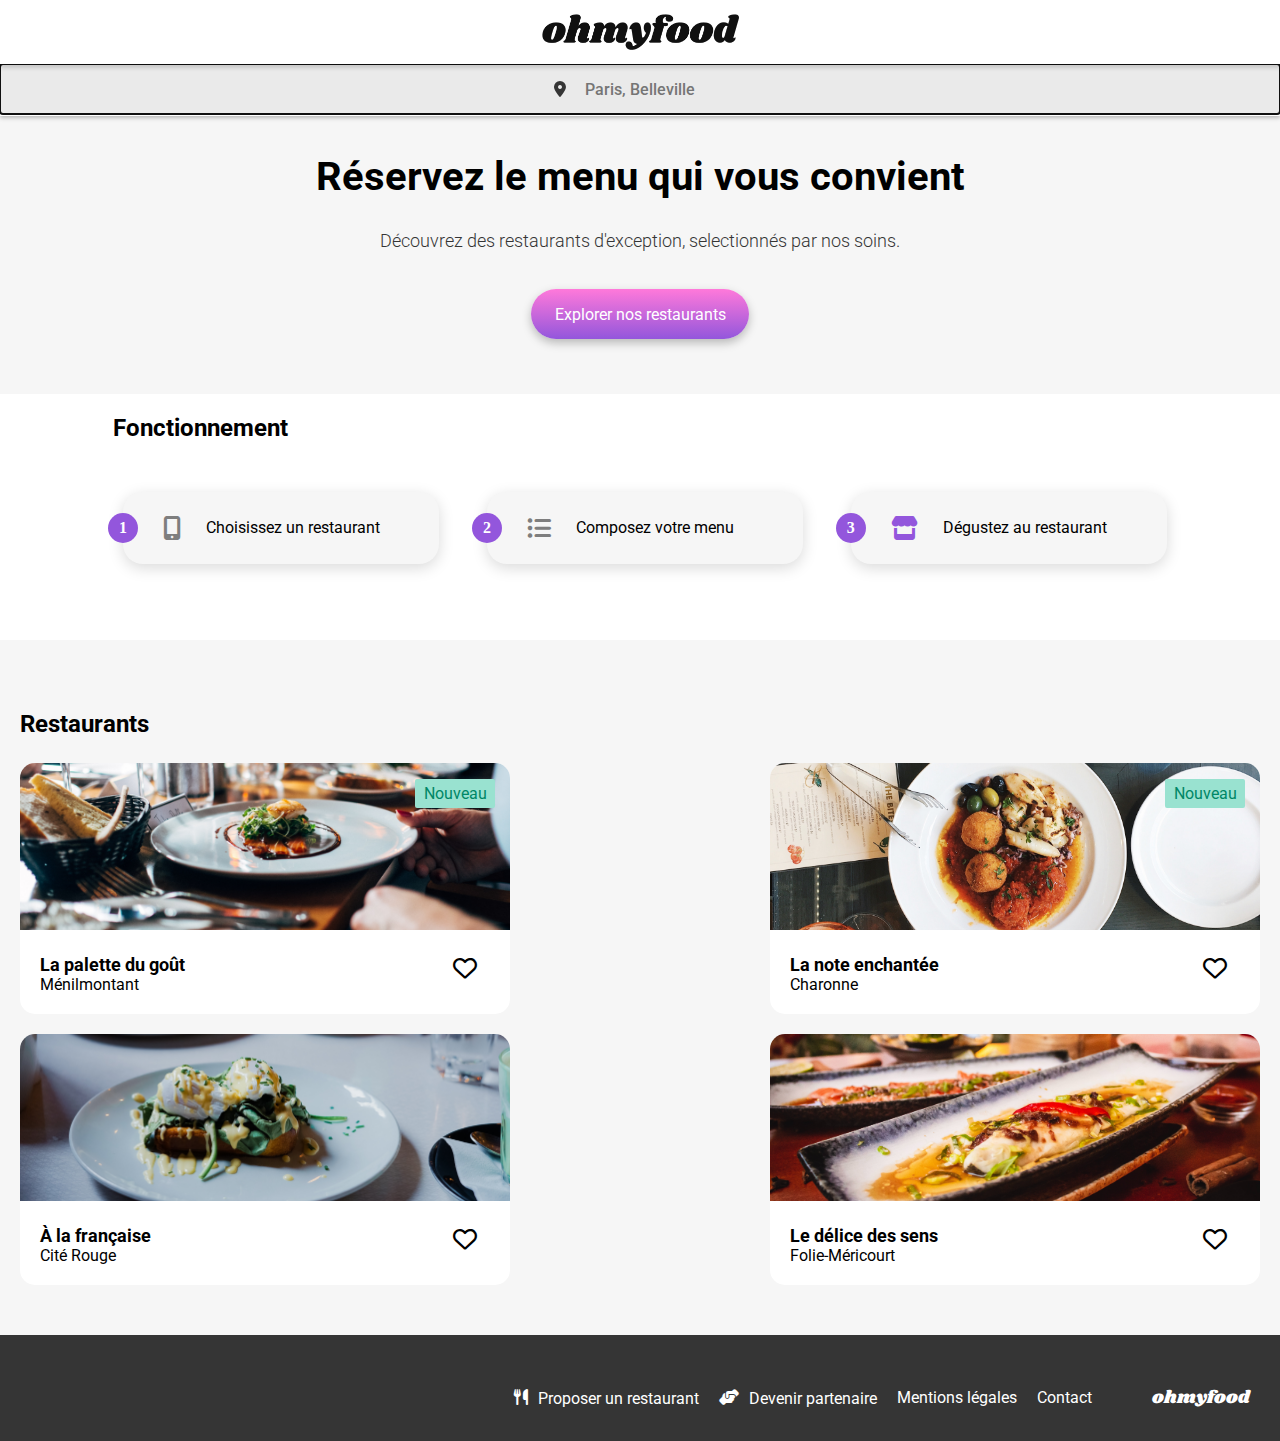
<file: index.html>
<!DOCTYPE html>
<html lang="fr">
<head>
    <meta charset="UTF-8">
    <meta name="viewport" content="width=device-width, initial-scale=1.0">

    <title>Ohmyfood</title>

    <!-- Fichier CSS -->
    <link rel="stylesheet" href="assets/css/style.css">
</head>
<body>

    <!-- EN-TÊTE -->
    <header>
        <h1 class="sr-only">ohmyfood</h1>
        <img src="assets/logo/ohmyfood.png" alt="Ohmyfood">
    </header>

    <!-- CONTENU PRINCIPAL -->
    <main>
        <!-- Explorer et recherche -->
        <section id="reservation">
            <div class="search">
                <input id="searchbar" type="text" name="search" placeholder="Paris, Belleville" autofocus="">
            </div>
            <div class="explore">
                <h2>Réservez le menu qui vous convient</h2>
                <p>Découvrez des restaurants d'exception, selectionnés par nos soins.</p>
                <a href="#restaurants">Explorer nos restaurants</a>
            </div>
        </section>

        <!-- Fonctionnement -->
        <section id="fonctionnement">
            <h2>Fonctionnement</h2>
            <ol>
                <li>
                    <div class="li-content">
                        <i class="fa-solid fa-mobile-screen-button" aria-hidden="true"></i>
                        <p>Choisissez un restaurant</p>
                    </div>
                </li>
                <li>
                    <div class="li-content">
                        <i class="fa-solid fa-list-ul" aria-hidden="true"></i>
                        <p>Composez votre menu</p>
                    </div>
                </li>
                <li>
                    <div class="li-content">
                        <i class="fa-solid fa-store purple-icon" aria-hidden="true"></i>
                        <p>Dégustez au restaurant</p>
                    </div>
                </li>
            </ol>
        </section>
        <!-- Restaurants -->
        <section id="restaurants">
            <h2>Restaurants</h2>
            <div class="cards">
                <article class="card">
                    <a href="restaurants/palette.html">
                        <div class="new">
                            <p>Nouveau</p>
                        </div>
                        <img src="assets/restaurants/jay-wennington-N_Y88TWmGwA-unsplash.jpg" alt="Image d'un plat">
                        <div class="card-content">
                            <div class="card-txt">
                                <h3 class="card-title">La palette du goût</h3>
                                <p class="card-subtitle">Ménilmontant</p>
                            </div>
                        </div>
                    </a>
                    <div class="heart-checkbox">
                        <div class="heart-checkbox__elements">
                            <input type="checkbox" name="favoris" value="la-palette-du-gout" aria-label="Ajouter aux favoris">
                            <i class="fa-regular fa-heart fa-xl" aria-hidden="true"></i>
                            <i class="fa-solid fa-heart fa-xl  gradient-icon" aria-hidden="true"></i>
                        </div>
                    </div>
                </article>
                <article class="card">
                    <a href="restaurants/enchantee.html">
                        <div class="new">
                            <p>Nouveau</p>
                        </div>
                        <img src="assets/restaurants/stil-u2Lp8tXIcjw-unsplash.jpg" alt="Image d'un plat">
                        <div class="card-content">
                            <div class="card-txt">
                                <h3 class="card-title">La note enchantée</h3>
                                <p class="card-subtitle">Charonne</p>
                            </div>
                        </div>
                    </a>
                    <div class="heart-checkbox">
                        <div class="heart-checkbox__elements">
                            <input type="checkbox" name="favoris" value="la-note-enchantee" aria-label="Ajouter aux favoris">
                            <i class="fa-regular fa-heart fa-xl" aria-hidden="true"></i>
                            <i class="fa-solid fa-heart fa-xl  gradient-icon" aria-hidden="true"></i>
                        </div>
                    </div>
                </article>
                <article class="card">
                    <a href="restaurants/francaise.html">
                        <img src="assets/restaurants/toa-heftiba-DQKerTsQwi0-unsplash.jpg" alt="Image d'un plat">
                        <div class="card-content">
                            <div class="card-txt">
                                <h3 class="card-title">À la française</h3>
                                <p class="card-subtitle">Cité Rouge</p>
                            </div>
                        </div>
                    </a>
                    <div class="heart-checkbox">
                        <div class="heart-checkbox__elements">
                            <input type="checkbox" name="favoris" value="a-la-francaise" aria-label="Ajouter aux favoris">
                            <i class="fa-regular fa-heart fa-xl" aria-hidden="true"></i>
                            <i class="fa-solid fa-heart fa-xl  gradient-icon" aria-hidden="true"></i>
                        </div>
                    </div>
                </article>
                <article class="card">
                    <a href="restaurants/delice.html">
                        <img src="assets/restaurants/louis-hansel-shotsoflouis-qNBGVyOCY8Q-unsplash.jpg" alt="Image d'un plat">
                        <div class="card-content">
                            <div class="card-txt">
                                <h3 class="card-title">Le délice des sens</h3>
                                <p class="card-subtitle">Folie-Méricourt</p>
                            </div>
                        </div>
                    </a>
                    <div class="heart-checkbox">
                        <div class="heart-checkbox__elements">
                            <input type="checkbox" name="favoris" value="le-delice-des-sens" aria-label="Ajouter aux favoris">
                            <i class="fa-regular fa-heart fa-xl" aria-hidden="true"></i>
                            <i class="fa-solid fa-heart fa-xl  gradient-icon" aria-hidden="true"></i>
                        </div>
                    </div>
                </article>
            </div>
        </section>
    </main>

    <!-- PIED DE PAGE -->
    <footer>
        <h2>ohmyfood</h2>
        <ul>
            <li>
                <a href="#" target="_blank" >
                    <i class="fa-solid fa-utensils" aria-hidden="true"></i>
                    Proposer un restaurant
                </a>
            </li>
            <li>
                <a href="#" target="_blank" >
                    <i class="fa-solid fa-handshake-angle" aria-hidden="true"></i>
                    Devenir partenaire
                </a>
            </li>
            <li>
                <a href="#" target="_blank" >
                    Mentions légales
                </a>
            </li>
            <li>
                <a href="mailto:contact@ohmyfood.fr" target="_blank" >
                    Contact
                </a>
            </li>
        </ul>
    </footer>

</body>
</html>
</file>
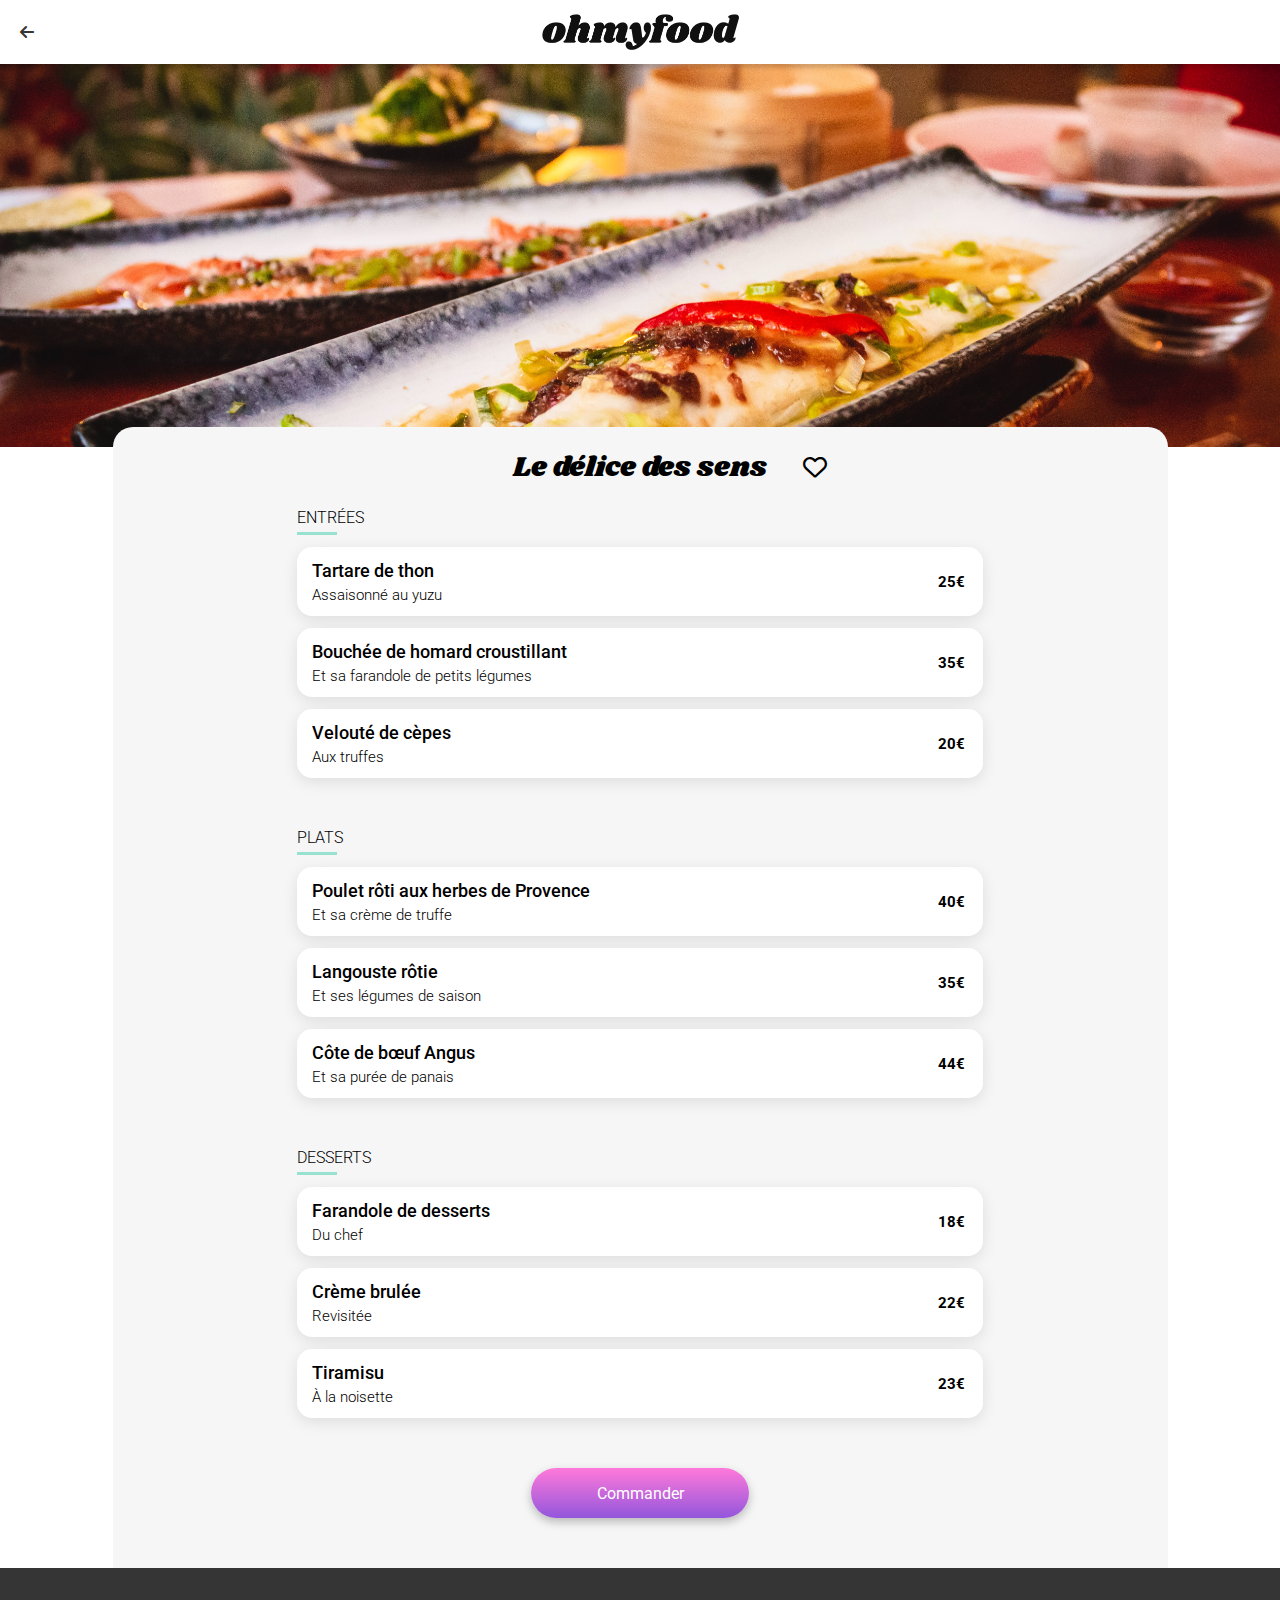
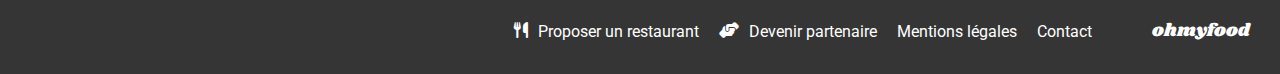
<file: restaurants/delice.html>
<!DOCTYPE html>
<html lang="fr">

<head>
    <meta charset="UTF-8">
    <meta name="viewport" content="width=device-width, initial-scale=1.0">

    <title>Le délice des sens</title>

    <!-- Fichier CSS -->
    <link rel="stylesheet" href="../assets/css/style.css">
</head>

<body>

    <!-- EN-TÊTE -->
    <header>
        <h1 class="sr-only">ohmyfood</h1>
        <a href="../index.html">
            <i class="fa-solid fa-arrow-left"></i>
        </a>
        <img src="../assets/logo/ohmyfood.png" alt="Ohmyfood">
    </header>
    <main>
        <section id="banner">
            <h2 class="sr-only">Bannière</h2>
            <img src="../assets/restaurants/louis-hansel-shotsoflouis-qNBGVyOCY8Q-unsplash.jpg" alt="">
        </section>
        <section id="menu">
            <h2>Le délice des sens</h2>
            <div class="heart-checkbox">
                <div class="heart-checkbox__elements">
                    <input type="checkbox" name="favoris" value="la-palette-du-gout" aria-label="Ajouter aux favoris">
                    <i class="fa-regular fa-heart fa-xl" aria-hidden="true"></i>
                    <i class="fa-solid fa-heart fa-xl  gradient-icon" aria-hidden="true"></i>
                </div>
            </div>
            <div class="menu">
                <div class="entrees">
                    <div class="subtitle  translate">
                        <h3>ENTRÉES</h3>
                        <div class="underline"></div>
                    </div>
                    <div class="cards">
                        <div class="card  translate">
                            <label for="add-1"></label>
                            <input id="add-1" class="check" type="checkbox" name="add">
                            <div class="card-left">
                                <span class="plat">Tartare de thon</span>
                                <p class="description">Assaisonné au yuzu</p>
                            </div>
                            <div class="card-right">
                                <span class="price">25€</span>
                                <i class="fa-solid fa-circle-check"></i>
                            </div>
                        </div>
                        <div class="card  translate">
                            <label for="add-2"></label>
                            <input id="add-2" class="check" type="checkbox" name="add">
                            <div class="card-left">
                                <span class="plat">Bouchée de homard croustillant</span>
                                <p class="description">Et sa farandole de petits légumes</p>
                            </div>
                            <div class="card-right">
                                <span class="price">35€</span>
                                <i class="fa-solid fa-circle-check"></i>
                            </div>
                        </div>
                        <div class="card  translate">
                            <label for="add-3"></label>
                            <input id="add-3" class="check" type="checkbox" name="add">
                            <div class="card-left">
                                <span class="plat">Velouté de cèpes</span>
                                <p class="description">Aux truffes</p>
                            </div>
                            <div class="card-right">
                                <span class="price">20€</span>
                                <i class="fa-solid fa-circle-check"></i>
                            </div>
                        </div>
                    </div>
                </div>
                <div class="plats">
                    <div class="subtitle translate">
                        <h3>PLATS</h3>
                        <div class="underline"></div>
                    </div>
                    <div class="cards">
                        <div class="card  translate">
                            <label for="add-4"></label>
                            <input id="add-4" class="check" type="checkbox" name="add">
                            <div class="card-left">
                                <span class="plat">Poulet rôti aux herbes de Provence</span>
                                <p class="description">Et sa crème de truffe</p>
                            </div>
                            <div class="card-right">
                                <span class="price">40€</span>
                                <i class="fa-solid fa-circle-check"></i>
                            </div>
                        </div>
                        <div class="card  translate">
                            <label for="add-5"></label>
                            <input id="add-5" class="check" type="checkbox" name="add">
                            <div class="card-left">
                                <span class="plat">Langouste rôtie</span>
                                <p class="description">Et ses légumes de saison</p>
                            </div>
                            <div class="card-right">
                                <span class="price">35€</span>
                                <i class="fa-solid fa-circle-check"></i>
                            </div>
                        </div>
                        <div class="card  translate">
                            <label for="add-6"></label>
                            <input id="add-6" class="check" type="checkbox" name="add">
                            <div class="card-left">
                                <span class="plat">Côte de bœuf Angus</span>
                                <p class="description">Et sa purée de panais</p>
                            </div>
                            <div class="card-right">
                                <span class="price">44€</span>
                                <i class="fa-solid fa-circle-check"></i>
                            </div>
                        </div>
                    </div>
                </div>
                <div class="desserts">
                    <div class="subtitle translate">
                        <h3>DESSERTS</h3>
                        <div class="underline"></div>
                    </div>
                    <div class="cards">
                        <div class="card  translate">
                            <label for="add-7"></label>
                            <input id="add-7" class="check" type="checkbox" name="add">
                            <div class="card-left">
                                <span class="plat">Farandole de desserts</span>
                                <p class="description">Du chef</p>
                            </div>
                            <div class="card-right">
                                <span class="price">18€</span>
                                <i class="fa-solid fa-circle-check"></i>
                            </div>
                        </div>
                        <div class="card  translate">
                            <label for="add-8"></label>
                            <input id="add-8" class="check" type="checkbox" name="add">
                            <div class="card-left">
                                <span class="plat">Crème brulée</span>
                                <p class="description">Revisitée</p>
                            </div>
                            <div class="card-right">
                                <span class="price">22€</span>
                                <i class="fa-solid fa-circle-check"></i>
                            </div>
                        </div>
                        <div class="card  translate">
                            <label for="add-9"></label>
                            <input id="add-9" class="check" type="checkbox" name="add">
                            <div class="card-left">
                                <span class="plat">Tiramisu</span>
                                <p class="description">À la noisette</p>
                            </div>
                            <div class="card-right">
                                <span class="price">23€</span>
                                <i class="fa-solid fa-circle-check"></i>
                            </div>
                        </div>
                    </div>
                </div>
            </div>
            </div>
            <div class="command">
                <a href="">Commander</a>
            </div>
        </section>
    </main>
    <footer>
        <h2>ohmyfood</h2>
        <ul>
            <li>
                <a href="#" target="_blank">
                    <i class="fa-solid fa-utensils" aria-hidden="true"></i>
                    Proposer un restaurant
                </a>
            </li>
            <li>
                <a href="#" target="_blank">
                    <i class="fa-solid fa-handshake-angle" aria-hidden="true"></i>
                    Devenir partenaire
                </a>
            </li>
            <li>
                <a href="#" target="_blank">
                    Mentions légales
                </a>
            </li>
            <li>
                <a href="mailto:contact@ohmyfood.fr" target="_blank">
                    Contact
                </a>
            </li>
        </ul>
    </footer>
</body>

</html>
</file>
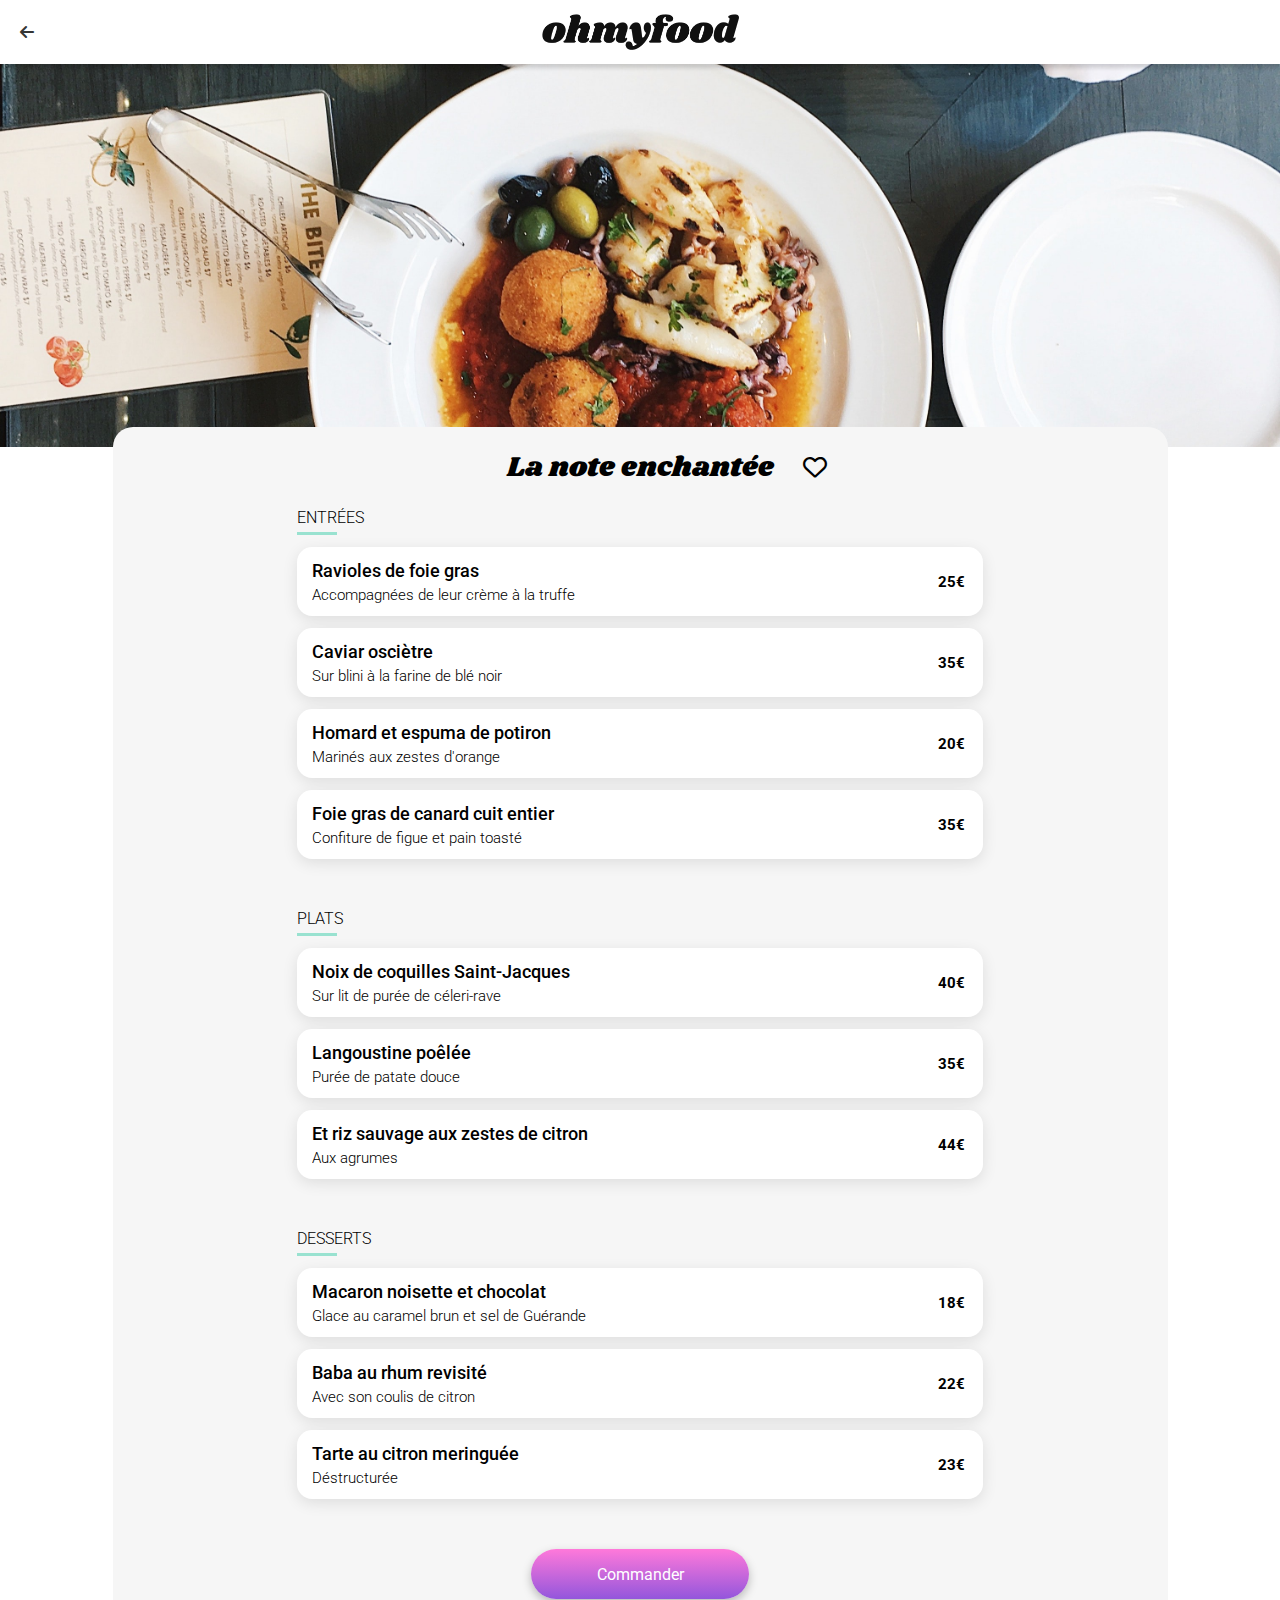
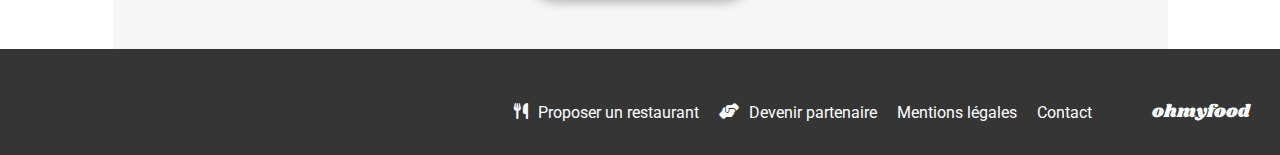
<file: restaurants/enchantee.html>
<!DOCTYPE html>
<html lang="fr">

<head>
    <meta charset="UTF-8">
    <meta name="viewport" content="width=device-width, initial-scale=1.0">

    <title>La note enchantée</title>

    <!-- Fichier CSS -->
    <link rel="stylesheet" href="../assets/css/style.css">
</head>

<body>

    <!-- EN-TÊTE -->
    <header>
        <h1 class="sr-only">ohmyfood</h1>
        <a href="../index.html">
            <i class="fa-solid fa-arrow-left"></i>
        </a>
        <img src="../assets/logo/ohmyfood.png" alt="Ohmyfood">
    </header>
    <main>
        <section id="banner">
            <h2 class="sr-only">Bannière</h2>
            <img src="../assets/restaurants/stil-u2Lp8tXIcjw-unsplash.jpg" alt="">
        </section>
        <section id="menu">
            <h2>La note enchantée</h2>
            <div class="heart-checkbox">
                <div class="heart-checkbox__elements">
                    <input type="checkbox" name="favoris" value="la-palette-du-gout" aria-label="Ajouter aux favoris">
                    <i class="fa-regular fa-heart fa-xl" aria-hidden="true"></i>
                    <i class="fa-solid fa-heart fa-xl  gradient-icon" aria-hidden="true"></i>
                </div>
            </div>
            <div class="menu">
                <div class="entrees">
                    <div class="subtitle  translate">
                        <h3>ENTRÉES</h3>
                        <div class="underline"></div>
                    </div>
                    <div class="cards">
                        <div class="card  translate">
                            <label for="add-1"></label>
                            <input id="add-1" class="check" type="checkbox" name="add">
                            <div class="card-left">
                                <span class="plat">Ravioles de foie gras</span>
                                <p class="description">Accompagnées de leur crème à la truffe</p>
                            </div>
                            <div class="card-right">
                                <span class="price">25€</span>
                                <i class="fa-solid fa-circle-check"></i>
                            </div>
                        </div>
                        <div class="card  translate">
                            <label for="add-2"></label>
                            <input id="add-2" class="check" type="checkbox" name="add">
                            <div class="card-left">
                                <span class="plat">Caviar osciètre</span>
                                <p class="description">Sur blini à la farine de blé noir</p>
                            </div>
                            <div class="card-right">
                                <span class="price">35€</span>
                                <i class="fa-solid fa-circle-check"></i>
                            </div>
                        </div>
                        <div class="card  translate">
                            <label for="add-3"></label>
                            <input id="add-3" class="check" type="checkbox" name="add">
                            <div class="card-left">
                                <span class="plat">Homard et espuma de potiron</span>
                                <p class="description">Marinés aux zestes d'orange</p>
                            </div>
                            <div class="card-right">
                                <span class="price">20€</span>
                                <i class="fa-solid fa-circle-check"></i>
                            </div>
                        </div>
                        <div class="card  translate">
                            <label for="add-4"></label>
                            <input id="add-4" class="check" type="checkbox" name="add">
                            <div class="card-left">
                                <span class="plat">Foie gras de canard cuit entier</span>
                                <p class="description">Confiture de figue et pain toasté</p>
                            </div>
                            <div class="card-right">
                                <span class="price">35€</span>
                                <i class="fa-solid fa-circle-check"></i>
                            </div>
                        </div>
                    </div>
                </div>
                <div class="plats">
                    <div class="subtitle translate">
                        <h3>PLATS</h3>
                        <div class="underline"></div>
                    </div>
                    <div class="cards">
                        <div class="card  translate">
                            <label for="add-5"></label>
                            <input id="add-5" class="check" type="checkbox" name="add">
                            <div class="card-left">
                                <span class="plat">Noix de coquilles Saint-Jacques</span>
                                <p class="description">Sur lit de purée de céleri-rave</p>
                            </div>
                            <div class="card-right">
                                <span class="price">40€</span>
                                <i class="fa-solid fa-circle-check"></i>
                            </div>
                        </div>
                        <div class="card  translate">
                            <label for="add-6"></label>
                            <input id="add-6" class="check" type="checkbox" name="add">
                            <div class="card-left">
                                <span class="plat">Langoustine poêlée</span>
                                <p class="description">Purée de patate douce</p>
                            </div>
                            <div class="card-right">
                                <span class="price">35€</span>
                                <i class="fa-solid fa-circle-check"></i>
                            </div>
                        </div>
                        <div class="card  translate">
                            <label for="add-7"></label>
                            <input id="add-7" class="check" type="checkbox" name="add">
                            <div class="card-left">
                                <span class="plat">Et riz sauvage aux zestes de citron</span>
                                <p class="description">Aux agrumes</p>
                            </div>
                            <div class="card-right">
                                <span class="price">44€</span>
                                <i class="fa-solid fa-circle-check"></i>
                            </div>
                        </div>
                    </div>
                </div>
                <div class="desserts">
                    <div class="subtitle translate">
                        <h3>DESSERTS</h3>
                        <div class="underline"></div>
                    </div>
                    <div class="cards">
                        <div class="card  translate">
                            <label for="add-8"></label>
                            <input id="add-8" class="check" type="checkbox" name="add">
                            <div class="card-left">
                                <span class="plat">Macaron noisette et chocolat</span>
                                <p class="description">Glace au caramel brun et sel de Guérande</p>
                            </div>
                            <div class="card-right">
                                <span class="price">18€</span>
                                <i class="fa-solid fa-circle-check"></i>
                            </div>
                        </div>
                        <div class="card  translate">
                            <label for="add-9"></label>
                            <input id="add-9" class="check" type="checkbox" name="add">
                            <div class="card-left">
                                <span class="plat">Baba au rhum revisité</span>
                                <p class="description">Avec son coulis de citron</p>
                            </div>
                            <div class="card-right">
                                <span class="price">22€</span>
                                <i class="fa-solid fa-circle-check"></i>
                            </div>
                        </div>
                        <div class="card  translate">
                            <label for="add-10"></label>
                            <input id="add-10" class="check" type="checkbox" name="add">
                            <div class="card-left">
                                <span class="plat">Tarte au citron meringuée</span>
                                <p class="description">Déstructurée</p>
                            </div>
                            <div class="card-right">
                                <span class="price">23€</span>
                                <i class="fa-solid fa-circle-check"></i>
                            </div>
                        </div>
                    </div>
                </div>
            </div>
            <div class="command">
                <a href="">Commander</a>
            </div>
        </section>
    </main>
    <footer>
        <h2>ohmyfood</h2>
        <ul>
            <li>
                <a href="#" target="_blank">
                    <i class="fa-solid fa-utensils" aria-hidden="true"></i>
                    Proposer un restaurant
                </a>
            </li>
            <li>
                <a href="#" target="_blank">
                    <i class="fa-solid fa-handshake-angle" aria-hidden="true"></i>
                    Devenir partenaire
                </a>
            </li>
            <li>
                <a href="#" target="_blank">
                    Mentions légales
                </a>
            </li>
            <li>
                <a href="mailto:contact@ohmyfood.fr" target="_blank">
                    Contact
                </a>
            </li>
        </ul>
    </footer>
</body>

</html>
</file>
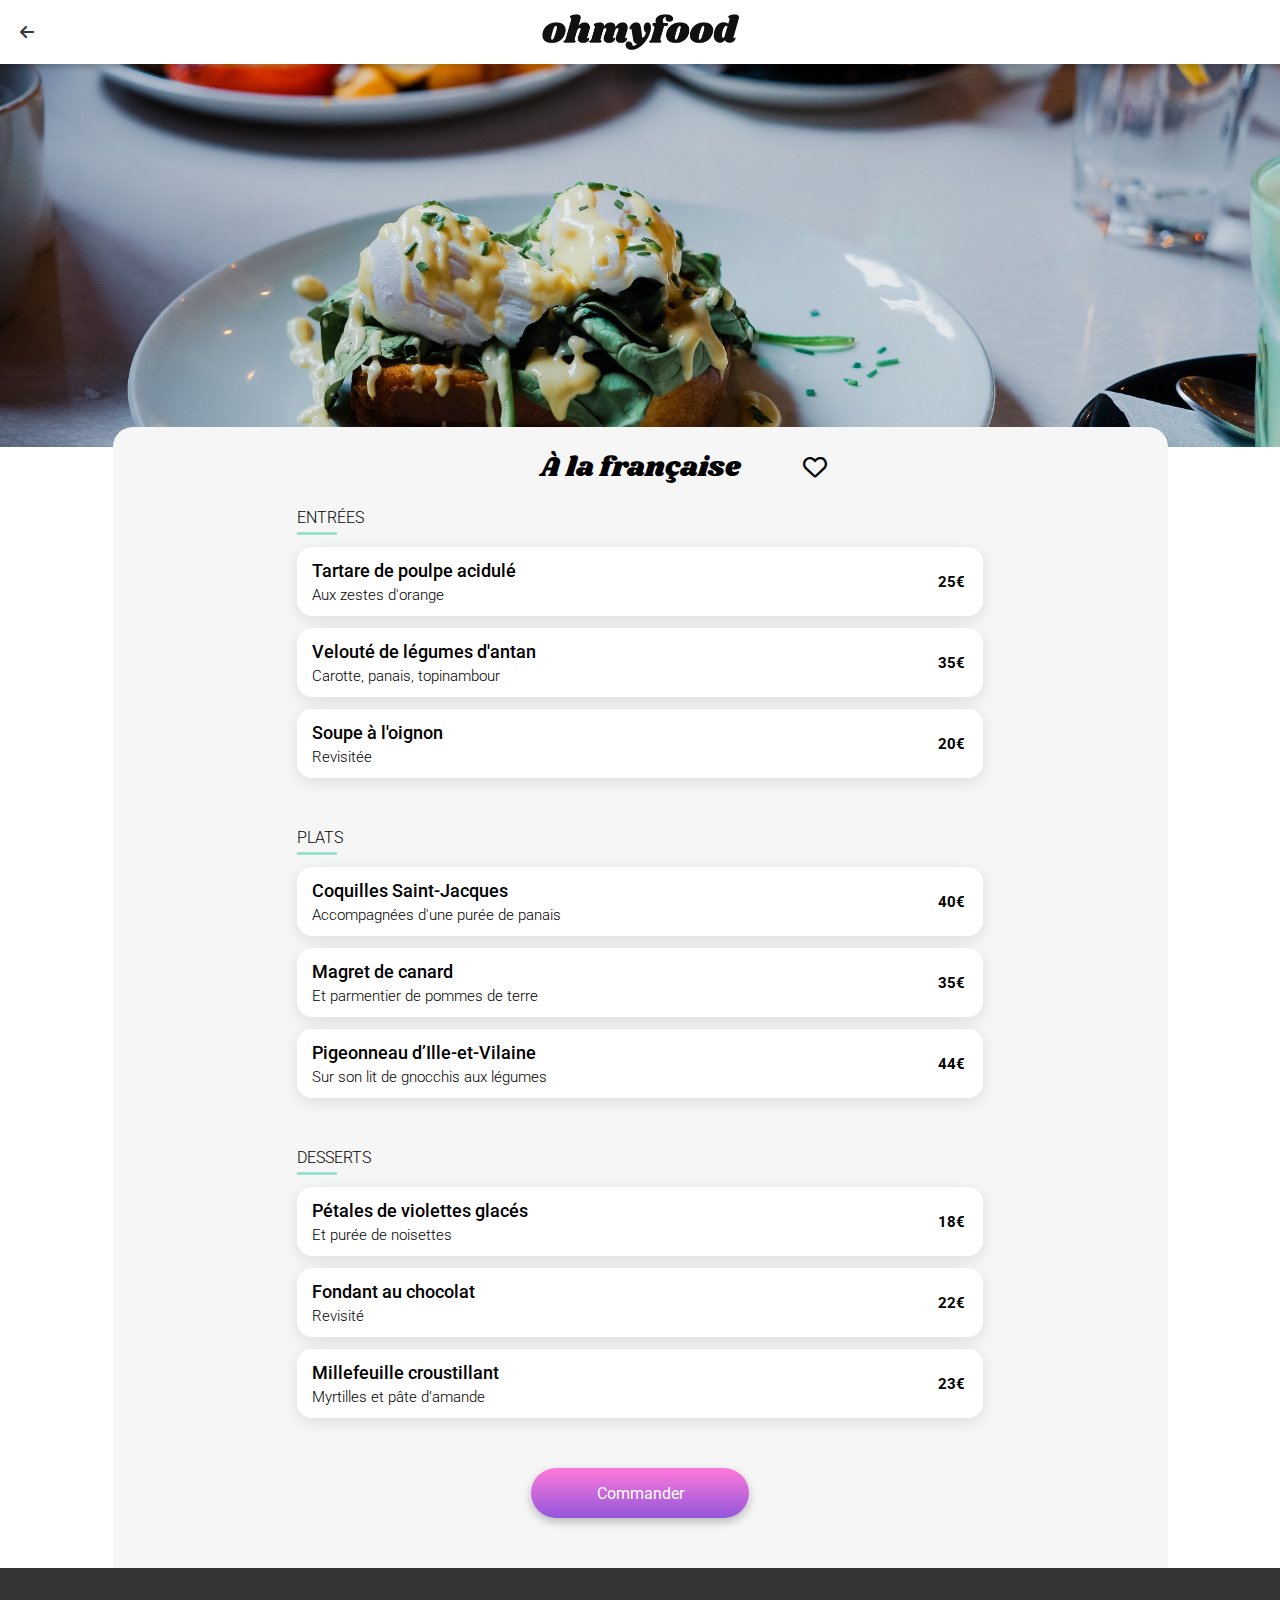
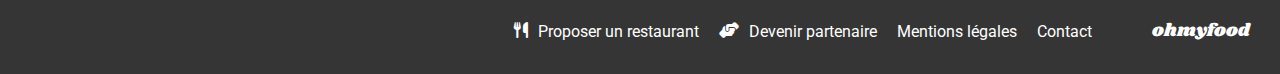
<file: restaurants/francaise.html>
<!DOCTYPE html>
<html lang="fr">

<head>
    <meta charset="UTF-8">
    <meta name="viewport" content="width=device-width, initial-scale=1.0">

    <title>À la française</title>

    <!-- Fichier CSS -->
    <link rel="stylesheet" href="../assets/css/style.css">
</head>

<body>

    <!-- EN-TÊTE -->
    <header>
        <h1 class="sr-only">ohmyfood</h1>
        <a href="../index.html">
            <i class="fa-solid fa-arrow-left"></i>
        </a>
        <img src="../assets/logo/ohmyfood.png" alt="Ohmyfood">
    </header>
    <main>
        <section id="banner">
            <h2 class="sr-only">Bannière</h2>
            <img src="../assets/restaurants/toa-heftiba-DQKerTsQwi0-unsplash.jpg" alt="">
        </section>
        <section id="menu">
            <h2>À la française</h2>
            <div class="heart-checkbox">
                <div class="heart-checkbox__elements">
                    <input type="checkbox" name="favoris" value="la-palette-du-gout" aria-label="Ajouter aux favoris">
                    <i class="fa-regular fa-heart fa-xl" aria-hidden="true"></i>
                    <i class="fa-solid fa-heart fa-xl  gradient-icon" aria-hidden="true"></i>
                </div>
            </div>
           <div class="menu">
                <div class="entrees">
                    <div class="subtitle  translate">
                        <h3>ENTRÉES</h3>
                        <div class="underline"></div>
                    </div>
                    <div class="cards">
                        <div class="card  translate">
                            <label for="add-1"></label>
                            <input id="add-1" class="check" type="checkbox" name="add">
                            <div class="card-left">
                                <span class="plat">Tartare de poulpe acidulé</span>
                                <p class="description">Aux zestes d'orange</p>
                            </div>
                            <div class="card-right">
                                <span class="price">25€</span>
                                <i class="fa-solid fa-circle-check"></i>
                            </div>
                        </div>
                        <div class="card  translate">
                            <label for="add-2"></label>
                            <input id="add-2" class="check" type="checkbox" name="add">
                            <div class="card-left">
                                <span class="plat">Velouté de légumes d'antan</span>
                                <p class="description">Carotte, panais, topinambour</p>
                            </div>
                            <div class="card-right">
                                <span class="price">35€</span>
                                <i class="fa-solid fa-circle-check"></i>
                            </div>
                        </div>
                        <div class="card  translate">
                            <label for="add-3"></label>
                            <input id="add-3" class="check" type="checkbox" name="add">
                            <div class="card-left">
                                <span class="plat">Soupe à l'oignon</span>
                                <p class="description">Revisitée</p>
                            </div>
                            <div class="card-right">
                                <span class="price">20€</span>
                                <i class="fa-solid fa-circle-check"></i>
                            </div>
                        </div>
                    </div>
                </div>
                <div class="plats">
                    <div class="subtitle translate">
                        <h3>PLATS</h3>
                        <div class="underline"></div>
                    </div>
                    <div class="cards">
                        <div class="card  translate">
                            <label for="add-4"></label>
                            <input id="add-4" class="check" type="checkbox" name="add">
                            <div class="card-left">
                                <span class="plat">Coquilles Saint-Jacques</span>
                                <p class="description">Accompagnées d'une purée de panais</p>
                            </div>
                            <div class="card-right">
                                <span class="price">40€</span>
                                <i class="fa-solid fa-circle-check"></i>
                            </div>
                        </div>
                        <div class="card  translate">
                            <label for="add-5"></label>
                            <input id="add-5" class="check" type="checkbox" name="add">
                            <div class="card-left">
                                <span class="plat">Magret de canard</span>
                                <p class="description">Et parmentier de pommes de terre</p>
                            </div>
                            <div class="card-right">
                                <span class="price">35€</span>
                                <i class="fa-solid fa-circle-check"></i>
                            </div>
                        </div>
                        <div class="card  translate">
                            <label for="add-6"></label>
                            <input id="add-6" class="check" type="checkbox" name="add">
                            <div class="card-left">
                                <span class="plat">Pigeonneau d’Ille-et-Vilaine</span>
                                <p class="description">Sur son lit de gnocchis aux légumes</p>
                            </div>
                            <div class="card-right">
                                <span class="price">44€</span>
                                <i class="fa-solid fa-circle-check"></i>
                            </div>
                        </div>
                    </div>
                </div>
                <div class="desserts">
                    <div class="subtitle translate">
                        <h3>DESSERTS</h3>
                        <div class="underline"></div>
                    </div>
                    <div class="cards">
                        <div class="card  translate">
                            <label for="add-7"></label>
                            <input id="add-7" class="check" type="checkbox" name="add">
                            <div class="card-left">
                                <span class="plat">Pétales de violettes glacés</span>
                                <p class="description">Et purée de noisettes</p>
                            </div>
                            <div class="card-right">
                                <span class="price">18€</span>
                                <i class="fa-solid fa-circle-check"></i>
                            </div>
                        </div>
                        <div class="card  translate">
                            <label for="add-8"></label>
                            <input id="add-8" class="check" type="checkbox" name="add">
                            <div class="card-left">
                                <span class="plat">Fondant au chocolat</span>
                                <p class="description">Revisité</p>
                            </div>
                            <div class="card-right">
                                <span class="price">22€</span>
                                <i class="fa-solid fa-circle-check"></i>
                            </div>
                        </div>
                        <div class="card  translate">
                            <label for="add-9"></label>
                            <input id="add-9" class="check" type="checkbox" name="add">
                            <div class="card-left">
                                <span class="plat">Millefeuille croustillant</span>
                                <p class="description">Myrtilles et pâte d’amande</p>
                            </div>
                            <div class="card-right">
                                <span class="price">23€</span>
                                <i class="fa-solid fa-circle-check"></i>
                            </div>
                        </div>
                    </div>
                </div>
            </div>
            <div class="command">
                <a href="">Commander</a>
            </div>
        </section>
    </main>
    <footer>
        <h2>ohmyfood</h2>
        <ul>
            <li>
                <a href="#" target="_blank">
                    <i class="fa-solid fa-utensils" aria-hidden="true"></i>
                    Proposer un restaurant
                </a>
            </li>
            <li>
                <a href="#" target="_blank">
                    <i class="fa-solid fa-handshake-angle" aria-hidden="true"></i>
                    Devenir partenaire
                </a>
            </li>
            <li>
                <a href="#" target="_blank">
                    Mentions légales
                </a>
            </li>
            <li>
                <a href="mailto:contact@ohmyfood.fr" target="_blank">
                    Contact
                </a>
            </li>
        </ul>
    </footer>
</body>

</html>
</file>
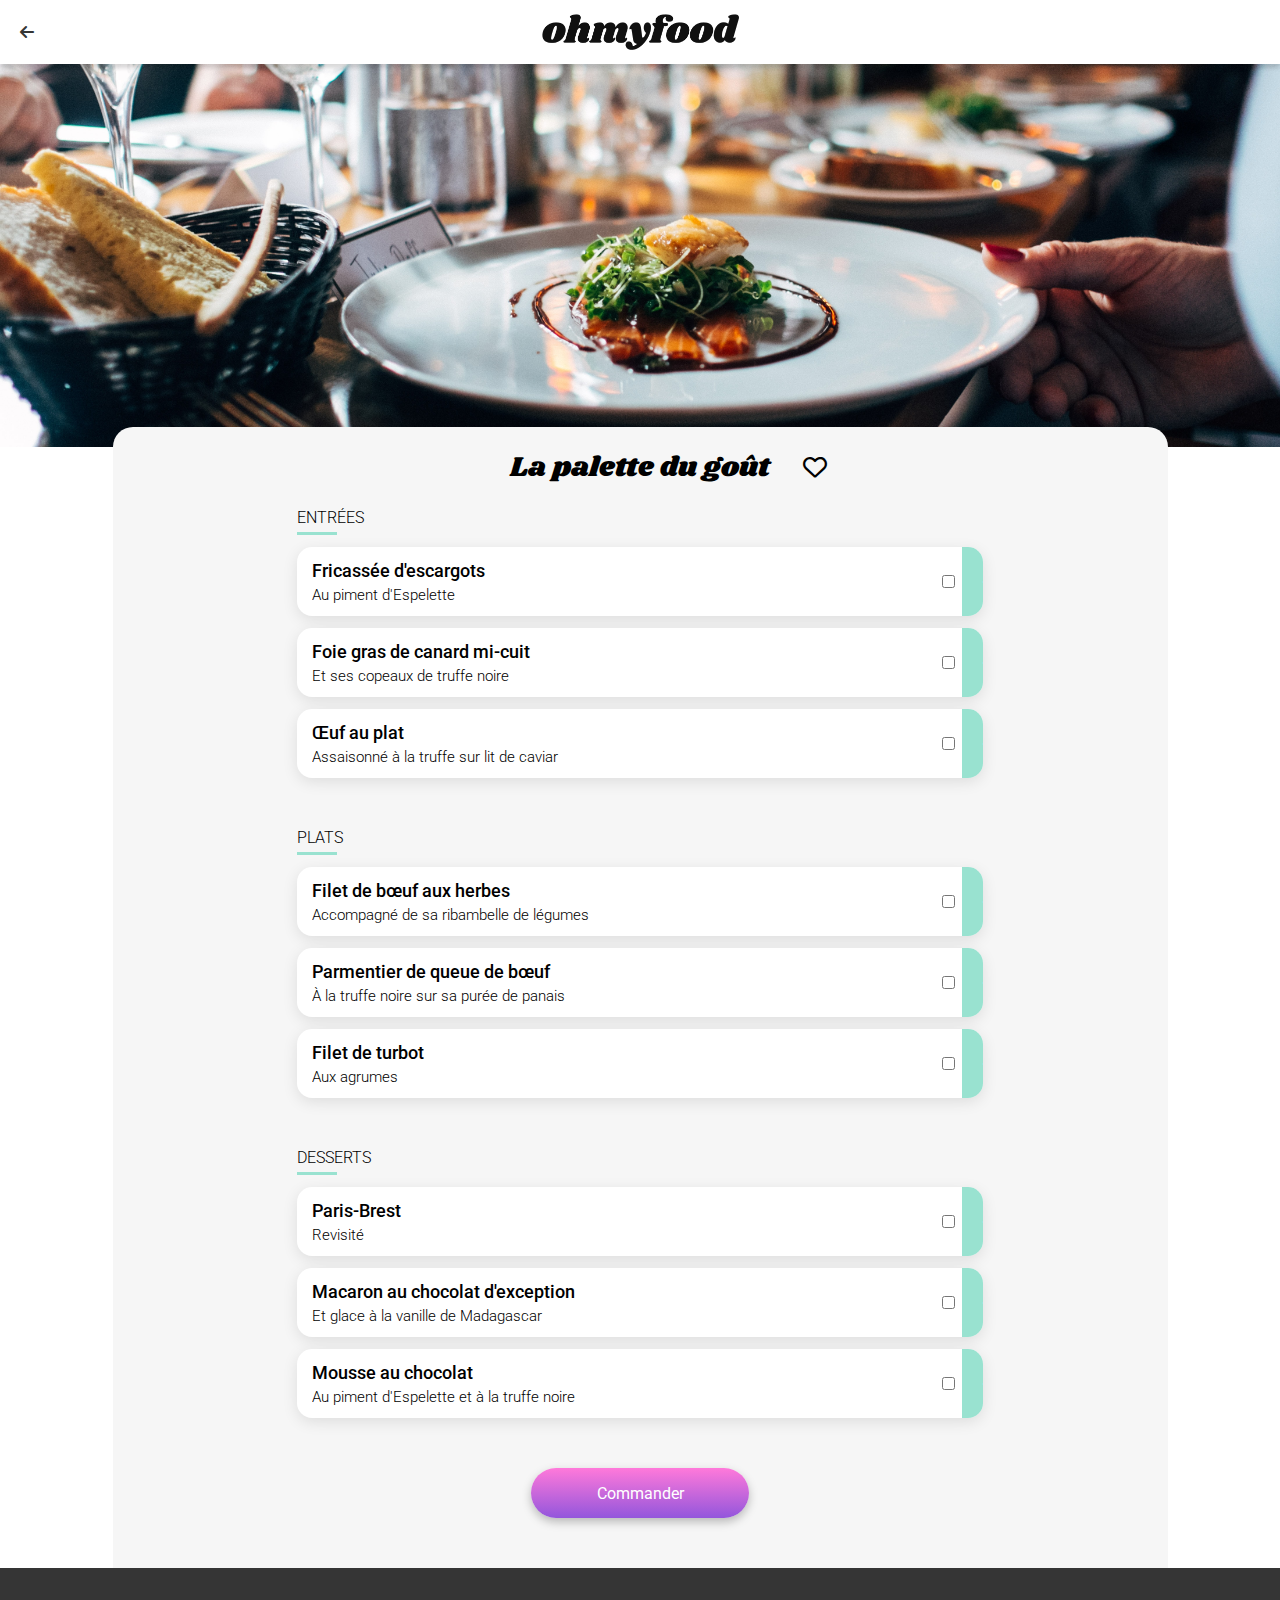
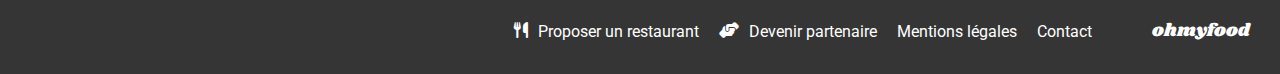
<file: restaurants/palette.html>
<!DOCTYPE html>
<html lang="fr">
<head>
    <meta charset="UTF-8">
    <meta name="viewport" content="width=device-width, initial-scale=1.0">

    <title>La palette du goût</title>

    <!-- Fichier CSS -->
    <link rel="stylesheet" href="../assets/css/style.css">
</head>
<body>

    <!-- EN-TÊTE -->
    <header>
        <h1 class="sr-only">ohmyfood</h1>
        <a href="../index.html">
            <i class="fa-solid fa-arrow-left"></i>
        </a>
        <img src="../assets/logo/ohmyfood.png" alt="Ohmyfood">
    </header>
    <main>
        <section id="banner">
            <h2 class="sr-only">Bannière</h2>
            <img src="../assets/restaurants/jay-wennington-N_Y88TWmGwA-unsplash.jpg" alt="">
        </section>
        <section id="menu">
            <h2>La palette du goût</h2>
            <div class="heart-checkbox">
                <div class="heart-checkbox__elements">
                    <input type="checkbox" name="favoris" value="la-palette-du-gout" aria-label="Ajouter aux favoris">
                    <i class="fa-regular fa-heart fa-xl" aria-hidden="true"></i>
                    <i class="fa-solid fa-heart fa-xl  gradient-icon" aria-hidden="true"></i>
                </div>
            </div>
            <div class="menu">
                <div class="entrees">
                    <div class="subtitle">
                        <h3>ENTRÉES</h3>
                        <div class="underline"></div>
                    </div>
                    <div class="cards">
                        <div class="card">
                            <div class="card-left">
                                <span class="plat">Fricassée d'escargots</span>
                                <p class="description">Au piment d'Espelette </p>
                            </div>
                            <div class="card-right">
                                <div class="check__elements">
                                    <input type="checkbox" name="add">
                                    <i class="fa-solid fa-check"></i>
                                </div>
                                <span class="price">25€</span>
                            </div>
                        </div>
                        <div class="card">
                            <div class="card-left">
                                <span class="plat">Foie gras de canard mi-cuit</span>
                                <p class="description">Et ses copeaux de truffe noire</p>
                            </div>
                            <div class="card-right">
                                <div class="check__elements">
                                    <input type="checkbox" name="add">
                                    <i class="fa-solid fa-check"></i>
                                </div>
                                <span class="price">35€</span>
                            </div>
                        </div>
                        <div class="card">
                            <div class="card-left">
                                <span class="plat">Œuf au plat</span>
                                <p class="description">Assaisonné à la truffe sur lit de caviar</p>
                            </div>
                            <div class="card-right">
                                <div class="check__elements">
                                    <input type="checkbox" name="add">
                                    <i class="fa-solid fa-check"></i>
                                </div>
                                <span class="price">20€</span>
                            </div>
                        </div>
                    </div>
                </div>
                <div class="plats">
                    <div class="subtitle">
                        <h3>PLATS</h3>
                        <div class="underline"></div>
                    </div>
                    <div class="cards">
                        <div class="card">
                            <div class="card-left">
                                <span class="plat">Filet de bœuf aux herbes</span>
                                <p class="description">Accompagné de sa ribambelle de légumes</p>
                            </div>
                            <div class="card-right">
                                <div class="check__elements">
                                    <input type="checkbox" name="add">
                                    <i class="fa-solid fa-check"></i>
                                </div>
                                <span class="price">40€</span>
                            </div>
                        </div>
                        <div class="card">
                            <div class="card-left">
                                <span class="plat">Parmentier de queue de bœuf</span>
                                <p class="description">À la truffe noire sur sa purée de panais</p>
                            </div>
                            <div class="card-right">
                                <div class="check__elements">
                                    <input type="checkbox" name="add">
                                    <i class="fa-solid fa-check"></i>
                                </div>
                                <span class="price">35€</span>
                            </div>
                        </div>
                        <div class="card">
                            <div class="card-left">
                                <span class="plat">Filet de turbot</span>
                                <p class="description">Aux agrumes</p>
                            </div>
                            <div class="card-right">
                                <div class="check__elements">
                                    <input type="checkbox" name="add">
                                    <i class="fa-solid fa-check"></i>
                                </div>
                                <span class="price">44€</span>
                            </div>
                        </div>
                    </div>
                </div>
                <div class="desserts">
                    <div class="subtitle">
                        <h3>DESSERTS</h3>
                        <div class="underline"></div>
                    </div>
                    <div class="cards">
                        <div class="card">
                            <div class="card-left">
                                <span class="plat">Paris-Brest</span>
                                <p class="description">Revisité</p>
                            </div>
                            <div class="card-right">
                                <div class="check__elements">
                                    <input type="checkbox" name="add">
                                    <i class="fa-solid fa-check"></i>
                                </div>
                                <span class="price">18€</span>
                            </div>
                        </div>
                        <div class="card">
                            <div class="card-left">
                                <span class="plat">Macaron au chocolat d'exception</span>
                                <p class="description">Et glace à la vanille de Madagascar</p>
                            </div>
                            <div class="card-right">
                                <div class="check__elements">
                                    <input type="checkbox" name="add">
                                    <i class="fa-solid fa-check"></i>
                                </div>
                                <span class="price">22€</span>
                            </div>
                        </div>
                        <div class="card">
                            <div class="card-left">
                                <span class="plat">Mousse au chocolat</span>
                                <p class="description">Au piment d'Espelette et à la truffe noire</p>
                            </div>
                            <div class="card-right">
                                <div class="check__elements">
                                    <input type="checkbox" name="add">
                                    <i class="fa-solid fa-check"></i>
                                </div>
                                <span class="price">23€</span>
                            </div>
                        </div>
                    </div>
                </div>
            </div>
            <div class="command">
                <a href="">Commander</a>
            </div>
        </section>
    </main>
    <footer>
        <h2>ohmyfood</h2>
        <ul>
            <li>
                <a href="#" target="_blank" >
                    <i class="fa-solid fa-utensils" aria-hidden="true"></i>
                    Proposer un restaurant
                </a>
            </li>
            <li>
                <a href="#" target="_blank" >
                    <i class="fa-solid fa-handshake-angle" aria-hidden="true"></i>
                    Devenir partenaire
                </a>
            </li>
            <li>
                <a href="#" target="_blank" >
                    Mentions légales
                </a>
            </li>
            <li>
                <a href="mailto:contact@ohmyfood.fr" target="_blank" >
                    Contact
                </a>
            </li>
        </ul>
    </footer>
</body>
</html>
</file>
<file: assets/css/style.css>
@import url("https://fonts.googleapis.com/css2?family=Roboto:wght@400;500;700&display=swap");
@import url("https://fonts.googleapis.com/css2?family=Shrikhand&display=swap");
@import url("https://cdnjs.cloudflare.com/ajax/libs/font-awesome/6.2.1/css/all.min.css");
header {
  z-index: 1;
}
header a {
  text-decoration: none;
}
header a i {
  color: #353535;
}

main {
  overflow: hidden;
}

#banner {
  position: relative;
  height: 275px;
  overflow: hidden;
}
#banner img {
  position: absolute;
  top: 0;
  left: 0;
  width: 100%;
  height: 100%;
  -o-object-fit: cover;
     object-fit: cover;
  -o-object-position: center;
     object-position: center;
}

#menu {
  z-index: 1;
  border-radius: 20px 20px 0 0;
  background-color: #F6F6F6;
  padding-top: 20px;
  margin-top: -50px;
  position: relative;
}
#menu h2 {
  font-family: "Shrikhand", cursive;
  margin: 0 0 20px 20px;
  font-size: 1.75em;
  font-weight: normal;
}
#menu .menu {
  margin: 0 20px;
}
#menu .menu .translate {
  animation: translate 500ms cubic-bezier(0.23, 0, 0.13, 1) both;
}
#menu .menu .entrees {
  margin-bottom: 30px;
}
#menu .menu .entrees .translate:nth-child(1) {
  animation-delay: 0ms;
}
#menu .menu .entrees .translate:nth-child(2) {
  animation-delay: 150ms;
}
#menu .menu .entrees .translate:nth-child(3) {
  animation-delay: 300ms;
}
#menu .menu .entrees .translate:nth-child(4) {
  animation-delay: 450ms;
}
#menu .menu .entrees .translate:nth-child(5) {
  animation-delay: 600ms;
}
#menu .menu .entrees .translate:nth-child(6) {
  animation-delay: 750ms;
}
#menu .menu .entrees .translate:nth-child(7) {
  animation-delay: 900ms;
}
#menu .menu .entrees .translate:nth-child(8) {
  animation-delay: 1050ms;
}
#menu .menu .entrees .translate:nth-child(9) {
  animation-delay: 1200ms;
}
#menu .menu .entrees .translate:nth-child(10) {
  animation-delay: 1350ms;
}
#menu .menu .plats {
  margin-bottom: 30px;
}
#menu .menu .plats .translate:nth-child(1) {
  animation-delay: 750ms;
}
#menu .menu .plats .translate:nth-child(2) {
  animation-delay: 900ms;
}
#menu .menu .plats .translate:nth-child(3) {
  animation-delay: 1050ms;
}
#menu .menu .plats .translate:nth-child(4) {
  animation-delay: 1200ms;
}
#menu .menu .plats .translate:nth-child(5) {
  animation-delay: 1350ms;
}
#menu .menu .plats .translate:nth-child(6) {
  animation-delay: 1500ms;
}
#menu .menu .plats .translate:nth-child(7) {
  animation-delay: 1650ms;
}
#menu .menu .plats .translate:nth-child(8) {
  animation-delay: 1800ms;
}
#menu .menu .plats .translate:nth-child(9) {
  animation-delay: 1950ms;
}
#menu .menu .plats .translate:nth-child(10) {
  animation-delay: 2100ms;
}
#menu .menu .desserts .translate:nth-child(1) {
  animation-delay: 1350ms;
}
#menu .menu .desserts .translate:nth-child(2) {
  animation-delay: 1500ms;
}
#menu .menu .desserts .translate:nth-child(3) {
  animation-delay: 1650ms;
}
#menu .menu .desserts .translate:nth-child(4) {
  animation-delay: 1800ms;
}
#menu .menu .desserts .translate:nth-child(5) {
  animation-delay: 1950ms;
}
#menu .menu .desserts .translate:nth-child(6) {
  animation-delay: 2100ms;
}
#menu .menu .desserts .translate:nth-child(7) {
  animation-delay: 2250ms;
}
#menu .menu .desserts .translate:nth-child(8) {
  animation-delay: 2400ms;
}
#menu .menu .desserts .translate:nth-child(9) {
  animation-delay: 2550ms;
}
#menu .menu .desserts .translate:nth-child(10) {
  animation-delay: 2700ms;
}
#menu .menu .subtitle {
  display: flex;
  flex-direction: column;
  padding-bottom: 12px;
  gap: 5px;
}
#menu .menu .subtitle .underline {
  width: 40px;
  height: 0;
  border-top: 3px solid #99E2D0;
}
#menu .menu .subtitle h3 {
  font-size: 1em;
  font-weight: 300;
}
#menu .menu .cards {
  display: flex;
  justify-content: center;
  align-items: center;
  flex-direction: column;
  gap: 12px;
  min-width: 304px;
  margin: 0;
}
#menu .menu .cards .card {
  box-sizing: border-box;
  position: relative;
  display: flex;
  justify-content: flex-start;
  align-items: center;
  box-shadow: 0px 4.01px 15.04px 0px rgba(0, 0, 0, 0.1);
  border-radius: 15.04px;
  background: white;
  padding: 15.04px;
  max-height: 69px;
  width: 100%;
  overflow: hidden;
}
#menu .menu .cards .card label {
  cursor: pointer;
  position: absolute;
  width: 100%;
  height: 100%;
  z-index: 3;
  inset: 0;
}
#menu .menu .cards .card .check {
  position: absolute;
  top: auto;
  right: auto;
  opacity: 0;
}
#menu .menu .cards .card .check:checked + .card-left {
  min-width: calc(100% - 90px);
  transition: min-width 1s;
}
#menu .menu .cards .card .card-left {
  display: flex;
  justify-content: flex-start;
  align-items: flex-start;
  flex-direction: column;
  min-width: calc(100% - 30px);
  flex: 1;
  flex-wrap: nowrap;
  transition: min-width 1s;
}
#menu .menu .cards .card .card-left .plat {
  font-size: 1.125em;
  font-weight: 500;
  font-family: "Roboto", sans-serif;
  padding-bottom: 5px;
  text-overflow: ellipsis;
  width: 100%;
  text-wrap: nowrap;
  overflow: hidden;
}
#menu .menu .cards .card .card-left .description {
  font-size: 15px;
  font-weight: 300;
  text-overflow: ellipsis;
  width: 100%;
  text-wrap: nowrap;
  overflow: hidden;
}
#menu .menu .cards .card .card-right {
  display: flex;
  justify-content: center;
  align-items: center;
  flex-direction: row;
  flex-shrink: 0;
  z-index: 1;
}
#menu .menu .cards .card .card-right i {
  color: white;
  background-color: #99E2D0;
  padding: 30px 31px 30px 21px;
}
#menu .menu .cards .card .price {
  width: 30px;
  margin-right: 15px;
  font-size: 15px;
  font-weight: 700;
  font-family: "Roboto", sans-serif;
}
#menu .heart-checkbox {
  position: absolute;
  right: 30px;
  top: 25px;
}
#menu .heart-checkbox__elements {
  position: relative;
  width: 30px;
  height: 30px;
}
#menu .heart-checkbox__elements input {
  opacity: 0;
  position: absolute;
  width: 100%;
  height: 100%;
  margin: 0;
  cursor: pointer;
  z-index: 3;
}
#menu .heart-checkbox__elements .fa-regular,
#menu .heart-checkbox__elements .fa-solid {
  position: absolute;
  top: 0;
  left: 0;
  width: 100%;
  height: 100%;
  display: flex;
  justify-content: center;
  align-items: center;
  transition: opacity 0.3s;
}
#menu .heart-checkbox__elements .fa-regular {
  opacity: 1;
  z-index: 1;
}
#menu .heart-checkbox__elements .fa-solid {
  transform: scale(0);
  opacity: 0;
  transition: transform 0.3s, opacity 0.3s;
  color: transparent;
  background: linear-gradient(#9356DC, #FF79DA);
  -webkit-background-clip: text;
  -webkit-text-fill-color: transparent;
  z-index: 2;
}
#menu .heart-checkbox__elements input:checked ~ .fa-regular {
  opacity: 0;
}
#menu .heart-checkbox__elements input:checked ~ .fa-solid {
  animation: pulse 0.3s;
  transform: scale(1);
  opacity: 1;
}
#menu .command {
  padding: 50px calc(50% - 109px);
}
#menu .command a {
  display: flex;
  align-items: center;
  justify-content: center;
  height: 50px;
  width: 218px;
  font-style: normal;
  color: white;
  background: linear-gradient(#FF79DA, #9356DC);
  font-family: "Roboto", sans-serif;
  text-decoration: none;
  border-radius: 25px;
  box-shadow: 0px 4px 10px 0px rgba(0, 0, 0, 0.25);
  transition: opacity 300ms;
  position: relative;
  z-index: 1;
}
#menu .command a:hover::after {
  opacity: 1;
}
#menu .command a::after {
  content: "";
  position: absolute;
  top: 0;
  right: 0;
  bottom: 0;
  left: 0;
  background: linear-gradient(rgb(255, 197.5, 239.1231343284), rgb(187.5, 149.375, 233.125));
  box-shadow: 0px 4px 15px 0px rgba(0, 0, 0, 0.35);
  transition: opacity 300ms;
  opacity: 0;
  border-radius: 25px;
  z-index: -1;
}
#menu .command a:active {
  animation: pulse 0.1s;
}

@media screen and (min-width: 1024px) {
  #banner {
    height: 383px;
  }
  #menu {
    max-width: 1055px;
    margin: -20px calc(50% - 527.5px) 0 calc(50% - 527.5px);
    display: flex;
    justify-content: center;
    align-items: center;
    flex-direction: column;
  }
  #menu h2 {
    margin-left: 0;
  }
  #menu .heart-checkbox {
    position: absolute;
    left: calc(13.62% + 153px + 37%);
    top: 25px;
  }
  #menu .heart-checkbox__elements input:hover ~ .fa-solid {
    opacity: 1;
    transform: scale(1);
    transition: transform 0.3s;
  }
  #menu .heart-checkbox__elements input:hover ~ .fa-regular {
    transform: scale(0);
    transition: transform 0ms 290ms;
  }
  #menu .menu {
    width: 65%;
  }
  #menu .menu .entrees {
    margin-bottom: 50px;
  }
  #menu .menu .plats {
    margin-bottom: 50px;
  }
}
@keyframes bars {
  0% {
    transform: scaleY(0.5);
  }
  100% {
    transform: scaleY(1);
  }
}
#loading {
  z-index: 20;
  height: 100%;
  width: 100%;
  min-height: 756px;
  animation: hiden 0ms 3s both;
  position: absolute;
}
#loading .load {
  position: relative;
  top: calc(45% - 85px);
  left: calc(50% - 113px);
  width: 30vh;
  height: 22.5vh;
  display: flex;
  justify-content: space-evenly;
}
#loading .load__bar {
  background: linear-gradient(#FF79DA, #9356DC);
  border-radius: 1.5vh;
  height: 100%;
  width: 3vh;
  animation: bars 1000ms alternate backwards infinite;
}
#loading .load__bar--1 {
  animation-delay: 200ms;
}
#loading .load__bar--2 {
  animation-delay: 400ms;
}
#loading .load__bar--3 {
  animation-delay: 600ms;
}
#loading .load__bar--4 {
  animation-delay: 800ms;
}
#loading .load__bar--5 {
  animation-delay: 1000ms;
}

@keyframes pulse {
  0% {
    transform: scale(1);
  }
  50% {
    transform: scale(1.2);
  }
  100% {
    transform: scale(1);
  }
}
@keyframes hiden {
  100% {
    opacity: 0;
    visibility: hidden;
    pointer-events: none;
    z-index: -100;
  }
}
@keyframes spawn {
  0% {
    transform: translateX(-9999px);
  }
  100% {
    transform: translateX(0);
  }
}
@keyframes translate {
  0% {
    transform: translateX(-9999px);
  }
  100% {
    transform: translate(0);
  }
}
h1,
.logo {
  font-family: "Shrikhand", cursive;
}

p,
h2,
h3 {
  font-family: "Roboto", sans-serif;
}

p,
h3 {
  margin: 0;
}

#appear {
  animation: spawn 0ms 3s both;
}

html {
  width: 100%;
}

body {
  margin: 0;
}

header {
  display: flex;
  align-items: center;
  justify-content: center;
  box-shadow: 0px 4px 4px 0px rgba(0, 0, 0, 0.15);
  position: relative;
  z-index: 10;
}
header img {
  width: 197px;
  height: 36px;
  margin: 14px 89px;
}
header a {
  position: absolute;
  top: 24px;
  left: 20px;
}

#reservation {
  display: flex;
  flex-direction: column;
  align-items: center;
  justify-content: center;
  background-color: #F6F6F6;
  padding-bottom: 55px;
}
#reservation .search {
  position: relative;
  width: 100%;
  height: 50px;
}
#reservation .search::before {
  content: "\f3c5";
  font-family: "Font Awesome 6 Free";
  font-weight: 900;
  position: absolute;
  left: 50%;
  transform: translateX(calc(-50% - 80px));
  top: 50%;
  translate: 0 -50%;
  color: #353535;
  font-size: 16px;
  pointer-events: none;
}
#reservation .search:not(:has(#searchbar:-moz-placeholder))::before {
  opacity: 0;
}
#reservation .search:not(:has(#searchbar:placeholder-shown))::before {
  opacity: 0;
}
#reservation .search input {
  border: 0;
  padding: 0;
}
#reservation .explore {
  display: flex;
  justify-content: center;
  align-items: center;
  flex-direction: column;
}
#reservation .explore h2,
#reservation .explore p {
  text-align: center;
  font-family: "Roboto", sans-serif;
}
#reservation .explore h2 {
  font-size: 24px;
  padding: 0 15%;
  margin-top: 39px;
  margin-bottom: 10px;
}
#reservation .explore p {
  padding: 0 6%;
  margin-top: 0;
  font-weight: 300;
  font-size: 18px;
  color: #353535;
}
#reservation .explore a {
  margin-top: 18px;
  display: flex;
  align-items: center;
  justify-content: center;
  height: 50px;
  width: 218px;
  font-style: normal;
  color: white;
  background: linear-gradient(#FF79DA, #9356DC);
  font-family: "Roboto", sans-serif;
  text-decoration: none;
  border-radius: 25px;
  box-shadow: 0px 4px 10px 0px rgba(0, 0, 0, 0.25);
  transition: opacity 300ms;
  position: relative;
  z-index: 1;
}
#reservation .explore a:hover::after {
  opacity: 1;
}
#reservation .explore a::after {
  content: "";
  position: absolute;
  top: 0;
  right: 0;
  bottom: 0;
  left: 0;
  background: linear-gradient(rgb(255, 197.5, 239.1231343284), rgb(187.5, 149.375, 233.125));
  box-shadow: 0px 4px 15px 0px rgba(0, 0, 0, 0.35);
  transition: opacity 300ms;
  opacity: 0;
  border-radius: 25px;
  z-index: -1;
}
#reservation #searchbar {
  width: 100%;
  height: 100%;
  text-align: center;
  font-family: "Roboto", sans-serif;
  font-size: 16px;
  font-weight: 500;
  color: #353535;
  background-color: #EAEAEA;
  box-shadow: 0px 4px 4px 0px rgba(0, 0, 0, 0.25);
}

#fonctionnement {
  padding: 0 20px 30px 20px;
}
#fonctionnement ol {
  padding-left: 0;
  counter-reset: step;
}
#fonctionnement ol li {
  list-style: none;
  position: relative;
  counter-increment: step;
  margin-left: 10px;
  position: relative;
  z-index: 10;
}
#fonctionnement ol li::before {
  content: counter(step);
  position: absolute;
  left: -15px;
  top: 50%;
  transform: translateY(-50%);
  width: 30px;
  height: 30px;
  background: #9356DC;
  color: white;
  border-radius: 50%;
  display: flex;
  justify-content: center;
  align-items: center;
  font-weight: bold;
  font-size: 1rem;
}
#fonctionnement ol li .li-content {
  display: flex;
  align-items: center;
  flex-direction: row;
  justify-content: flex-start;
  margin: 30px 0;
  height: 72px;
  background-color: #F6F6F6;
  border-radius: 20px;
  box-shadow: 0px 4px 15px rgba(0, 0, 0, 0.15);
  padding-left: 40px;
  gap: 25px;
}
#fonctionnement ol li .li-content i {
  font-size: 24px;
  color: #7E7E7E;
}
#fonctionnement ol li .li-content i.purple-icon {
  color: #9356DC;
}
#fonctionnement ol li .li-content p {
  margin: 0;
}

#restaurants {
  background-color: #F6F6F6;
  padding: 50px 20px;
  display: flex;
  justify-content: flex-start;
  align-items: flex-start;
  flex-direction: column;
  gap: 20px;
}
#restaurants h2 {
  margin-bottom: 5px;
}
#restaurants .cards {
  display: flex;
  justify-content: space-around;
  align-items: center;
  flex-wrap: wrap;
  gap: 20px;
}
#restaurants .card {
  height: 251px;
  width: 340px;
  max-height: 251px;
  display: flex;
  justify-content: flex-end;
  align-items: center;
  flex-direction: column;
  overflow: hidden;
  border-radius: 15px;
  background: white;
  position: relative;
}
#restaurants .card .heart-checkbox {
  position: absolute;
  right: 30px;
  bottom: 30px;
}
#restaurants .card .heart-checkbox__elements {
  position: relative;
  width: 30px;
  height: 30px;
}
#restaurants .card .heart-checkbox__elements input {
  opacity: 0;
  position: absolute;
  width: 100%;
  height: 100%;
  margin: 0;
  cursor: pointer;
  z-index: 3;
}
#restaurants .card .heart-checkbox__elements .fa-regular,
#restaurants .card .heart-checkbox__elements .fa-solid {
  position: absolute;
  top: 0;
  left: 0;
  width: 100%;
  height: 100%;
  display: flex;
  justify-content: center;
  align-items: center;
  transition: opacity 0.3s;
}
#restaurants .card .heart-checkbox__elements .fa-regular {
  opacity: 1;
  z-index: 1;
}
#restaurants .card .heart-checkbox__elements .fa-solid {
  transform: scale(0);
  opacity: 0;
  transition: transform 0.3s, opacity 0.3s;
  color: transparent;
  background: linear-gradient(#9356DC, #FF79DA);
  -webkit-background-clip: text;
  -webkit-text-fill-color: transparent;
  z-index: 2;
}
#restaurants .card .heart-checkbox__elements input:checked ~ .fa-regular {
  opacity: 0;
}
#restaurants .card .heart-checkbox__elements input:checked ~ .fa-solid {
  animation: pulse 0.3s;
  transform: scale(1);
  opacity: 1;
}
#restaurants a {
  text-decoration: none;
  color: inherit;
  display: block;
  position: relative;
}
#restaurants a .new {
  width: 80px;
  height: 29px;
  background-color: #99E2D0;
  border-radius: 2px;
  display: flex;
  align-items: center;
  justify-content: center;
  color: #008766;
  position: absolute;
  right: 15px;
  top: 80px;
}
#restaurants img {
  height: 231px;
  width: 346px;
  -o-object-fit: cover;
     object-fit: cover;
}
#restaurants .card-content {
  padding: 0 20px;
  min-height: 80px;
  width: 300px;
  display: flex;
  justify-content: space-between;
  align-items: center;
  flex-direction: row;
}
#restaurants .card-content .card-title {
  font-size: 18px;
}

footer {
  background: #353535;
  color: white;
  padding-left: 20px;
}
footer h2 {
  font-family: "Shrikhand", cursive;
  margin: 0 0 20px 0;
  padding-top: 20px;
  font-weight: 400;
  font-size: 18px;
}
footer ul {
  list-style: none;
  font-family: "Roboto", sans-serif;
  margin: 0;
  padding: 0 0 30px 0;
}
footer ul li {
  margin-top: 10px;
}
footer a {
  text-decoration: none;
  color: white;
}

@media screen and (min-width: 1024px) {
  #reservation .explore {
    width: 100%;
    gap: 20px;
  }
  #reservation .explore h2 {
    font-size: 40px;
    font-weight: 700;
  }
  #fonctionnement {
    max-width: 1054px;
    width: 100%;
    margin: 0 auto;
  }
  #fonctionnement ol {
    display: flex;
    justify-content: space-between;
    align-items: center;
  }
  #fonctionnement ol li {
    width: 30%;
  }
  #restaurants .width-ajust {
    max-width: 1054px;
    width: 100%;
    margin: 0 auto;
  }
  #restaurants .cards {
    justify-content: space-between;
  }
  #restaurants .cards .card {
    height: 251px;
    width: 490px;
    max-height: 251px;
    display: flex;
    justify-content: flex-end;
    align-items: center;
    flex-direction: column;
    overflow: hidden;
    border-radius: 15px;
    background: white;
    position: relative;
  }
  #restaurants .cards .card a {
    text-decoration: none;
    color: inherit;
    display: block;
    position: relative;
    width: 100%;
  }
  #restaurants .cards .card a img {
    width: 100%;
    -o-object-fit: cover;
       object-fit: cover;
  }
  #restaurants .cards .card .heart-checkbox__elements input:hover ~ .fa-solid {
    opacity: 1;
    transform: scale(1);
    transition: transform 0.3s;
  }
  #restaurants .cards .card .heart-checkbox__elements input:hover ~ .fa-regular {
    transform: scale(0);
    transition: transform 0ms 290ms;
  }
  footer {
    background: #353535;
    color: white;
    padding: 50px 30px 30px 20px;
    display: flex;
    justify-content: flex-end;
    gap: 60px;
  }
  footer h2 {
    font-family: "Shrikhand", cursive;
    margin: 0;
    padding: 0;
    font-size: 18px;
    order: 2;
  }
  footer ul {
    list-style: none;
    font-family: "Roboto", sans-serif;
    margin: 0;
    padding: 0;
    order: 1;
    display: flex;
    justify-content: center;
    align-items: center;
    flex-direction: row;
    gap: 20px;
  }
  footer ul li {
    margin: 0;
  }
  footer ul li a {
    display: inline-flex;
    gap: 10px;
  }
}/*# sourceMappingURL=style.css.map */
</file>
